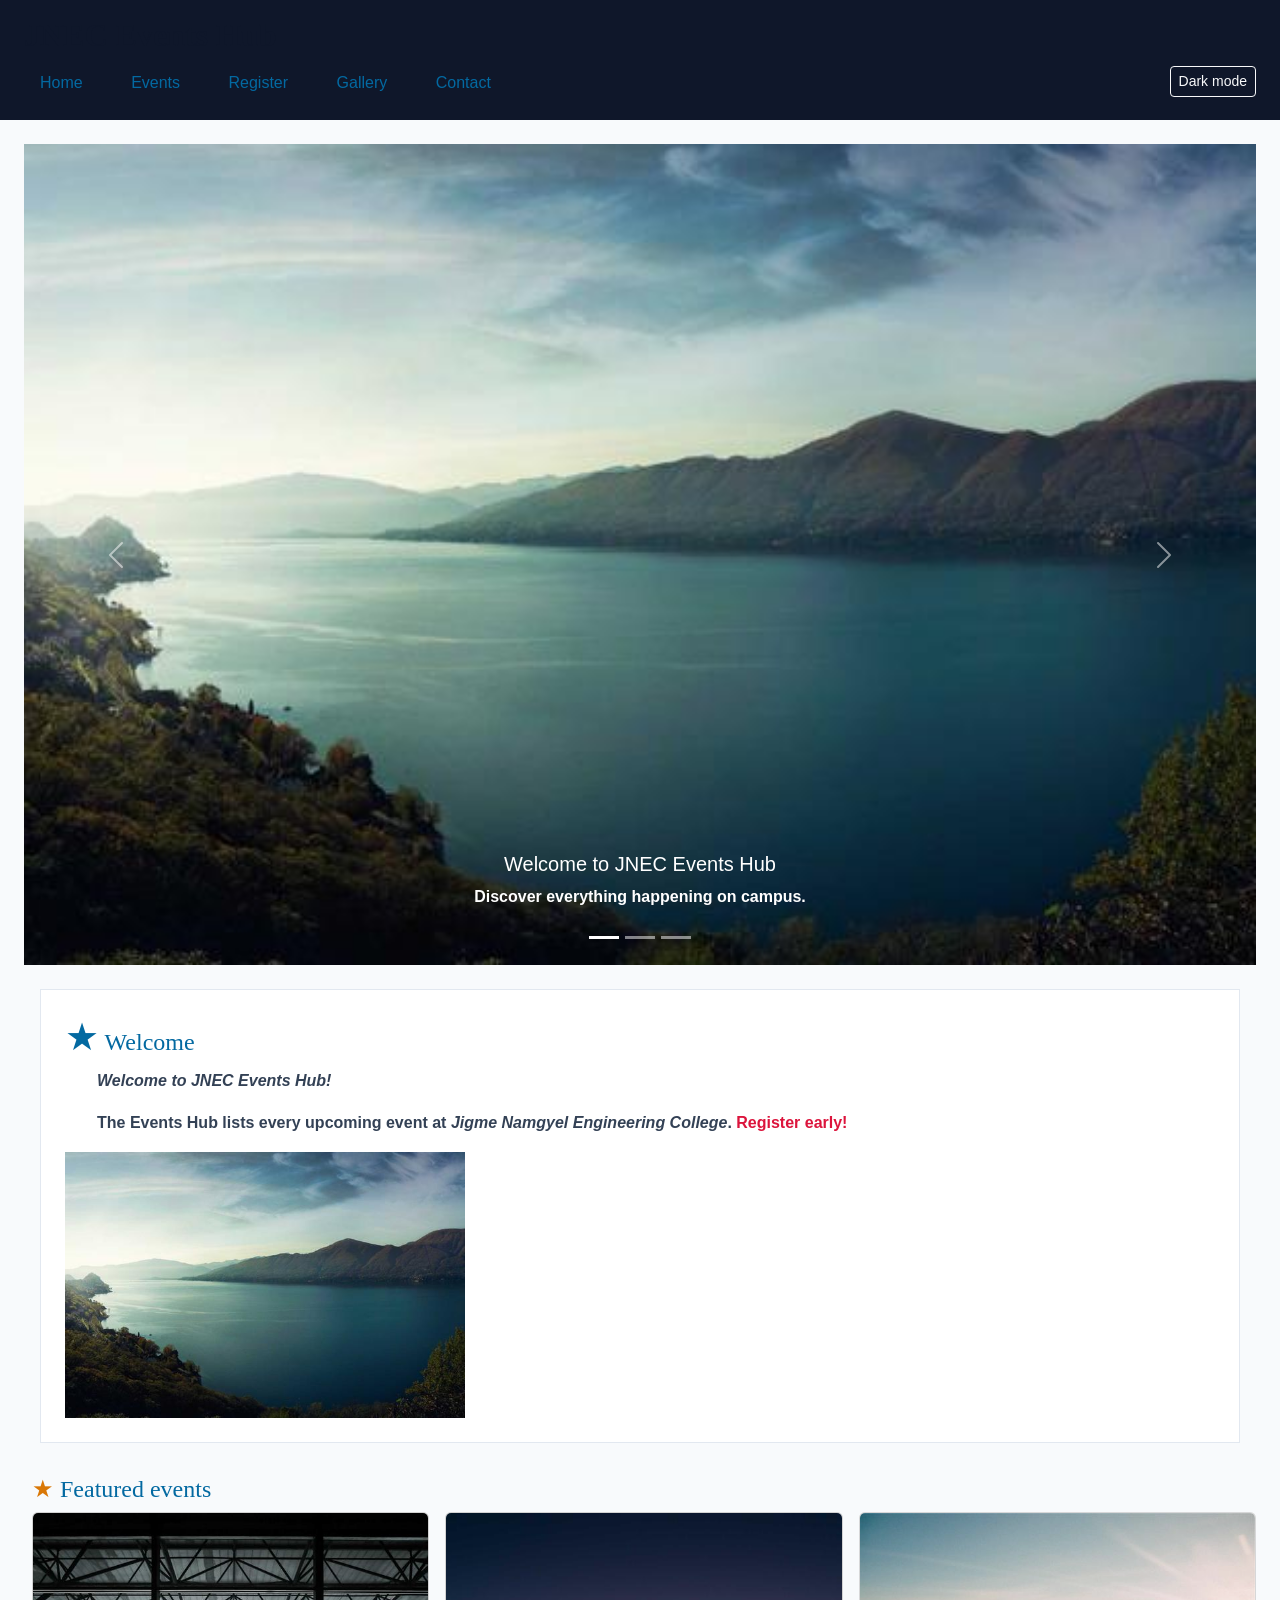
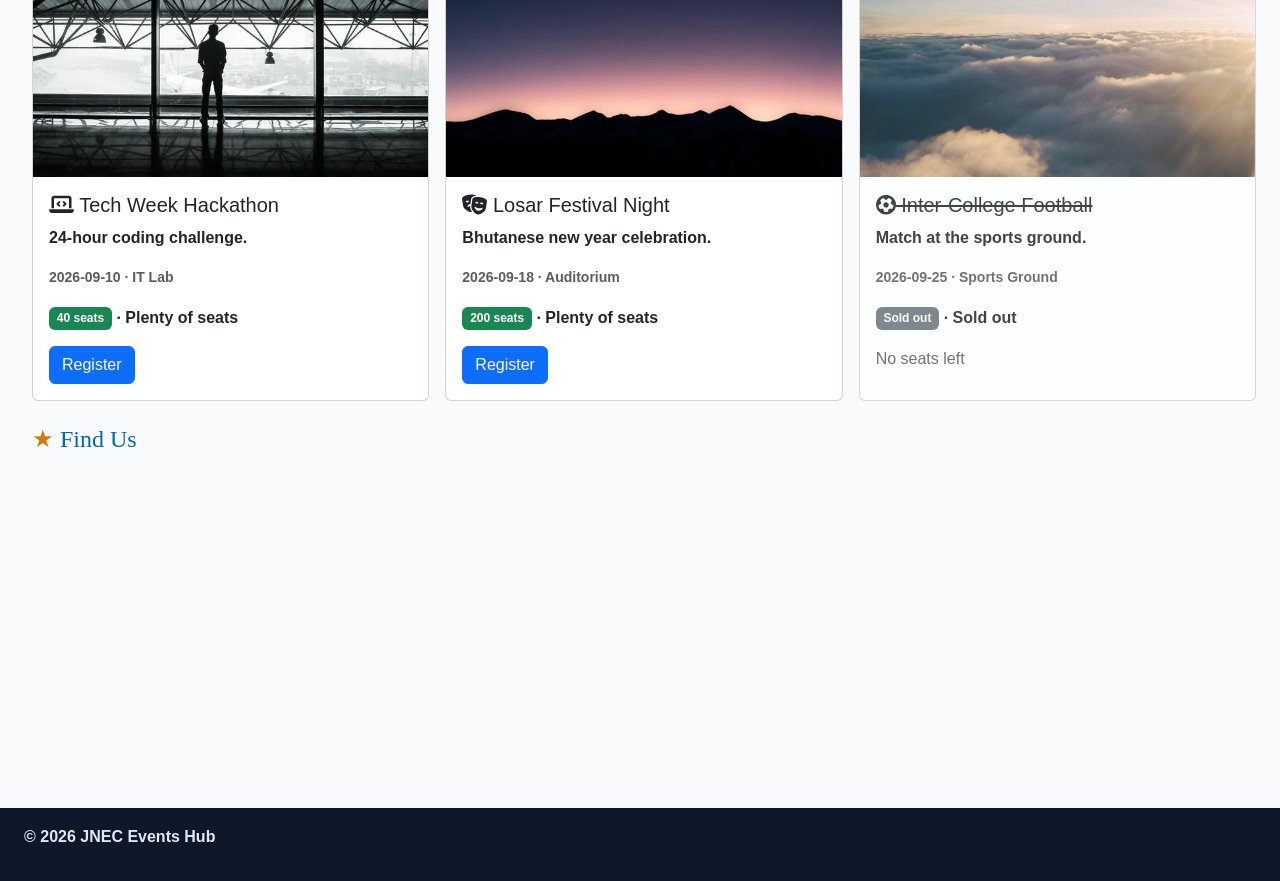
<file: index.html>
<!DOCTYPE html>
<html lang="en">
<head>
  <meta charset="UTF-8">
  <meta name="viewport" content="width=device-width, initial-scale=1.0">
  <title>JNEC Events Hub — Home</title>
  <link href="https://cdn.jsdelivr.net/npm/bootstrap@5.3.3/dist/css/bootstrap.min.css" rel="stylesheet">
<link rel="stylesheet" href="https://cdnjs.cloudflare.com/ajax/libs/font-awesome/6.5.2/css/all.min.css">
<link rel="stylesheet" href="css/styles.css">
</head>
<body>
  <header id="top">
    <h1>JNEC Events Hub</h1> <button type="button" id="darkToggle" class="btn btn-sm btn-outline-light">Dark mode</button>
    <nav>
      <a href="index.html" title="Go to home page">Home</a>
      <a href="events.html">Events</a>
      <a href="register.html">Register</a>
      <a href="gallery.html">Gallery</a>
      <a href="contact.html">Contact</a>
    </nav>
  </header>

          <main>

          <div id="eventsCarousel" class="carousel slide mb-4" data-bs-ride="carousel">
            <div class="carousel-indicators">
              <button type="button" data-bs-target="#eventsCarousel" data-bs-slide-to="0" class="active" aria-current="true" aria-label="Slide 1"></button>
              <button type="button" data-bs-target="#eventsCarousel" data-bs-slide-to="1" aria-label="Slide 2"></button>
              <button type="button" data-bs-target="#eventsCarousel" data-bs-slide-to="2" aria-label="Slide 3"></button>
            </div>
            <div class="carousel-inner">
              <div class="carousel-item active">
                <img src="media/campus.jpg" class="d-block w-100" alt="JNEC campus">
                <div class="carousel-caption d-none d-md-block">
                  <h5>Welcome to JNEC Events Hub</h5>
                  <p>Discover everything happening on campus.</p>
                </div>
              </div>
              <div class="carousel-item">
                <img src="media/hackathon.jpg" class="d-block w-100" alt="Tech Week Hackathon">
                <div class="carousel-caption d-none d-md-block">
                  <h5>Tech Week Hackathon</h5>
                  <p>24-hour coding challenge.</p>
                </div>
              </div>
              <div class="carousel-item">
                <img src="media/losar.jpg" class="d-block w-100" alt="Losar Festival Night">
                <div class="carousel-caption d-none d-md-block">
                  <h5>Losar Festival Night</h5>
                  <p>Bhutanese new year celebration.</p>
                </div>
              </div>
            </div>
            <button class="carousel-control-prev" type="button" data-bs-target="#eventsCarousel" data-bs-slide="prev">
              <span class="carousel-control-prev-icon" aria-hidden="true"></span>
              <span class="visually-hidden">Previous</span>
            </button>
            <button class="carousel-control-next" type="button" data-bs-target="#eventsCarousel" data-bs-slide="next">
              <span class="carousel-control-next-icon" aria-hidden="true"></span>
              <span class="visually-hidden">Next</span>
            </button>
          </div>

    <section id="welcome" class="intro">
      <h2>Welcome</h2>
      <p id="welcomeMsg">Welcome.</p>
      <p>The <strong>Events Hub</strong> lists every upcoming event at
        <em>Jigme Namgyel Engineering College</em>.
        <span class="highlight" title="Registrations close 3 days before each event">Register early!</span></p>
      <img src="media/campus.jpg" alt="JNEC campus" width="400" title="Our campus in Dewathang">
    </section>
        <section id="featured">
      <h2>Featured events</h2>
      <div class="row g-3" id="home-events"></div>
    </section>
    
    <section id="location">
      <h2>Find Us</h2>
      <iframe
        src="https://www.openstreetmap.org/export/embed.html?bbox=91.44,26.85,91.48,26.88"
        width="400" height="250" title="Campus map"></iframe>
    </section>
  </main>

  <footer>
    <p>&copy; <span id="year"></span> JNEC Events Hub</p>
  </footer>
  <script src="https://cdn.jsdelivr.net/npm/bootstrap@5.3.3/dist/js/bootstrap.bundle.min.js"></script>
  <script src="js/main.js"></script>
  </body>
</html>
</file>
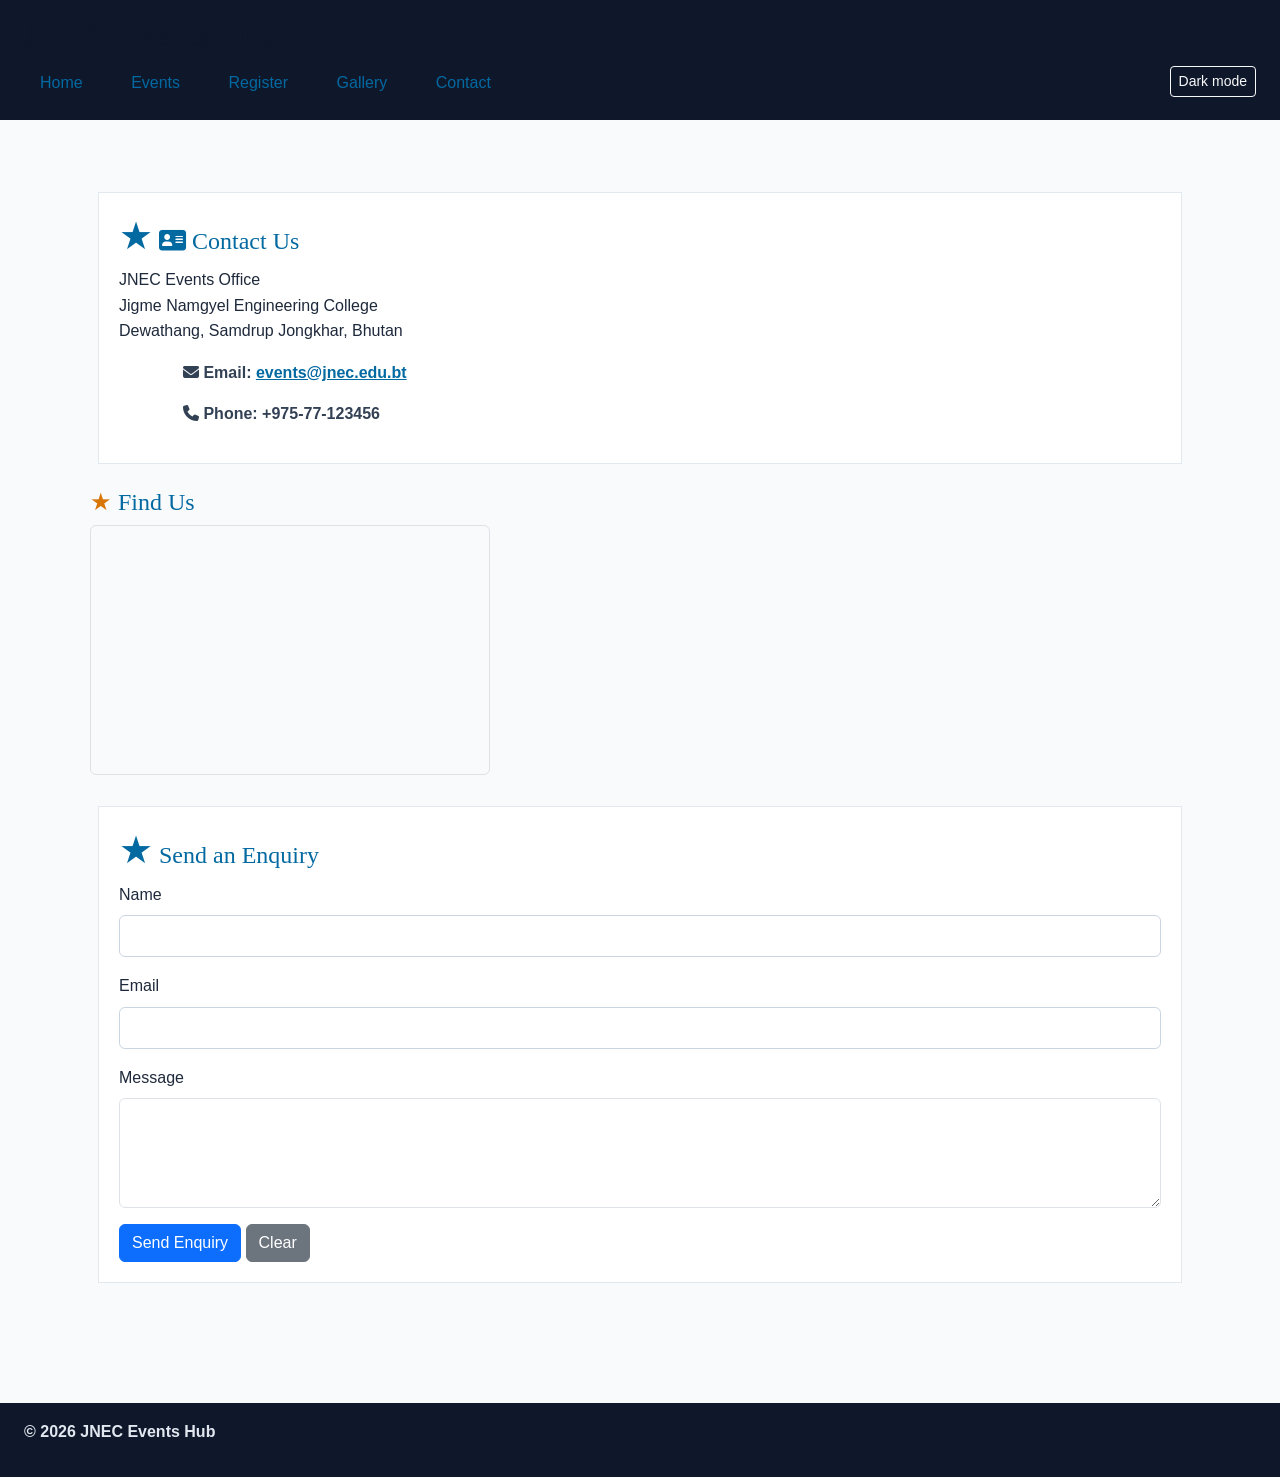
<file: contact.html>
<!DOCTYPE html>
<html lang="en">
<head>
  <meta charset="UTF-8">
  <meta name="viewport" content="width=device-width, initial-scale=1.0">
  <title>JNEC Events Hub — Contact</title>
  <link href="https://cdn.jsdelivr.net/npm/bootstrap@5.3.3/dist/css/bootstrap.min.css" rel="stylesheet">
<link rel="stylesheet" href="https://cdnjs.cloudflare.com/ajax/libs/font-awesome/6.5.2/css/all.min.css">
<link rel="stylesheet" href="css/styles.css"> 
</head>
<body>
  <header id="top">
    <h1>JNEC Events Hub</h1> <button type="button" id="darkToggle" class="btn btn-sm btn-outline-light">Dark mode</button>
    <nav>
      <a href="index.html" title="Go to home page">Home</a>
      <a href="events.html">Events</a>
      <a href="register.html">Register</a>
      <a href="gallery.html">Gallery</a>
      <a href="contact.html">Contact</a>
    </nav>
  </header>

        <main>
      <div class="container py-4">

        <section id="contact-details" class="intro mb-4">
          <h2><i class="fa-solid fa-address-card"></i> Contact Us</h2>
          <address>
            JNEC Events Office<br>
            Jigme Namgyel Engineering College<br>
            Dewathang, Samdrup Jongkhar, Bhutan
          </address>
          <p><i class="fa-solid fa-envelope"></i> Email: <a href="mailto:events@jnec.edu.bt">events@jnec.edu.bt</a></p>
          <p><i class="fa-solid fa-phone"></i> Phone: +975-77-123456</p>
        </section>

        <section id="contact-map" class="mb-4">
          <h2>Find Us</h2>
          <iframe
            src="https://www.openstreetmap.org/export/embed.html?bbox=91.44,26.85,91.48,26.88"
            width="400" height="250" title="Campus map" class="border rounded"></iframe>
        </section>

        <section id="enquiry" class="intro">
          <h2>Send an Enquiry</h2>
          <form action="#" method="post" id="enquiryForm">
            <div class="mb-3">
              <label for="ename" class="form-label">Name</label>
              <input type="text" class="form-control" id="ename" name="name">
            </div>

            <div class="mb-3">
              <label for="eemail" class="form-label">Email</label>
              <input type="text" class="form-control" id="eemail" name="email">
            </div>

            <div class="mb-3">
              <label for="emessage" class="form-label">Message</label>
              <textarea class="form-control" id="emessage" name="message" rows="4"></textarea>
            </div>

            <button type="submit" class="btn btn-primary">Send Enquiry</button>
            <button type="reset" class="btn btn-secondary">Clear</button>
          </form>
        </section>

      </div>
      </main>

  <footer>
    <p>&copy; <span id="year"></span> JNEC Events Hub</p>
  </footer>
  <script src="https://cdn.jsdelivr.net/npm/bootstrap@5.3.3/dist/js/bootstrap.bundle.min.js"></script>
  <script src="js/main.js"></script>
</body>
</html>
</file>
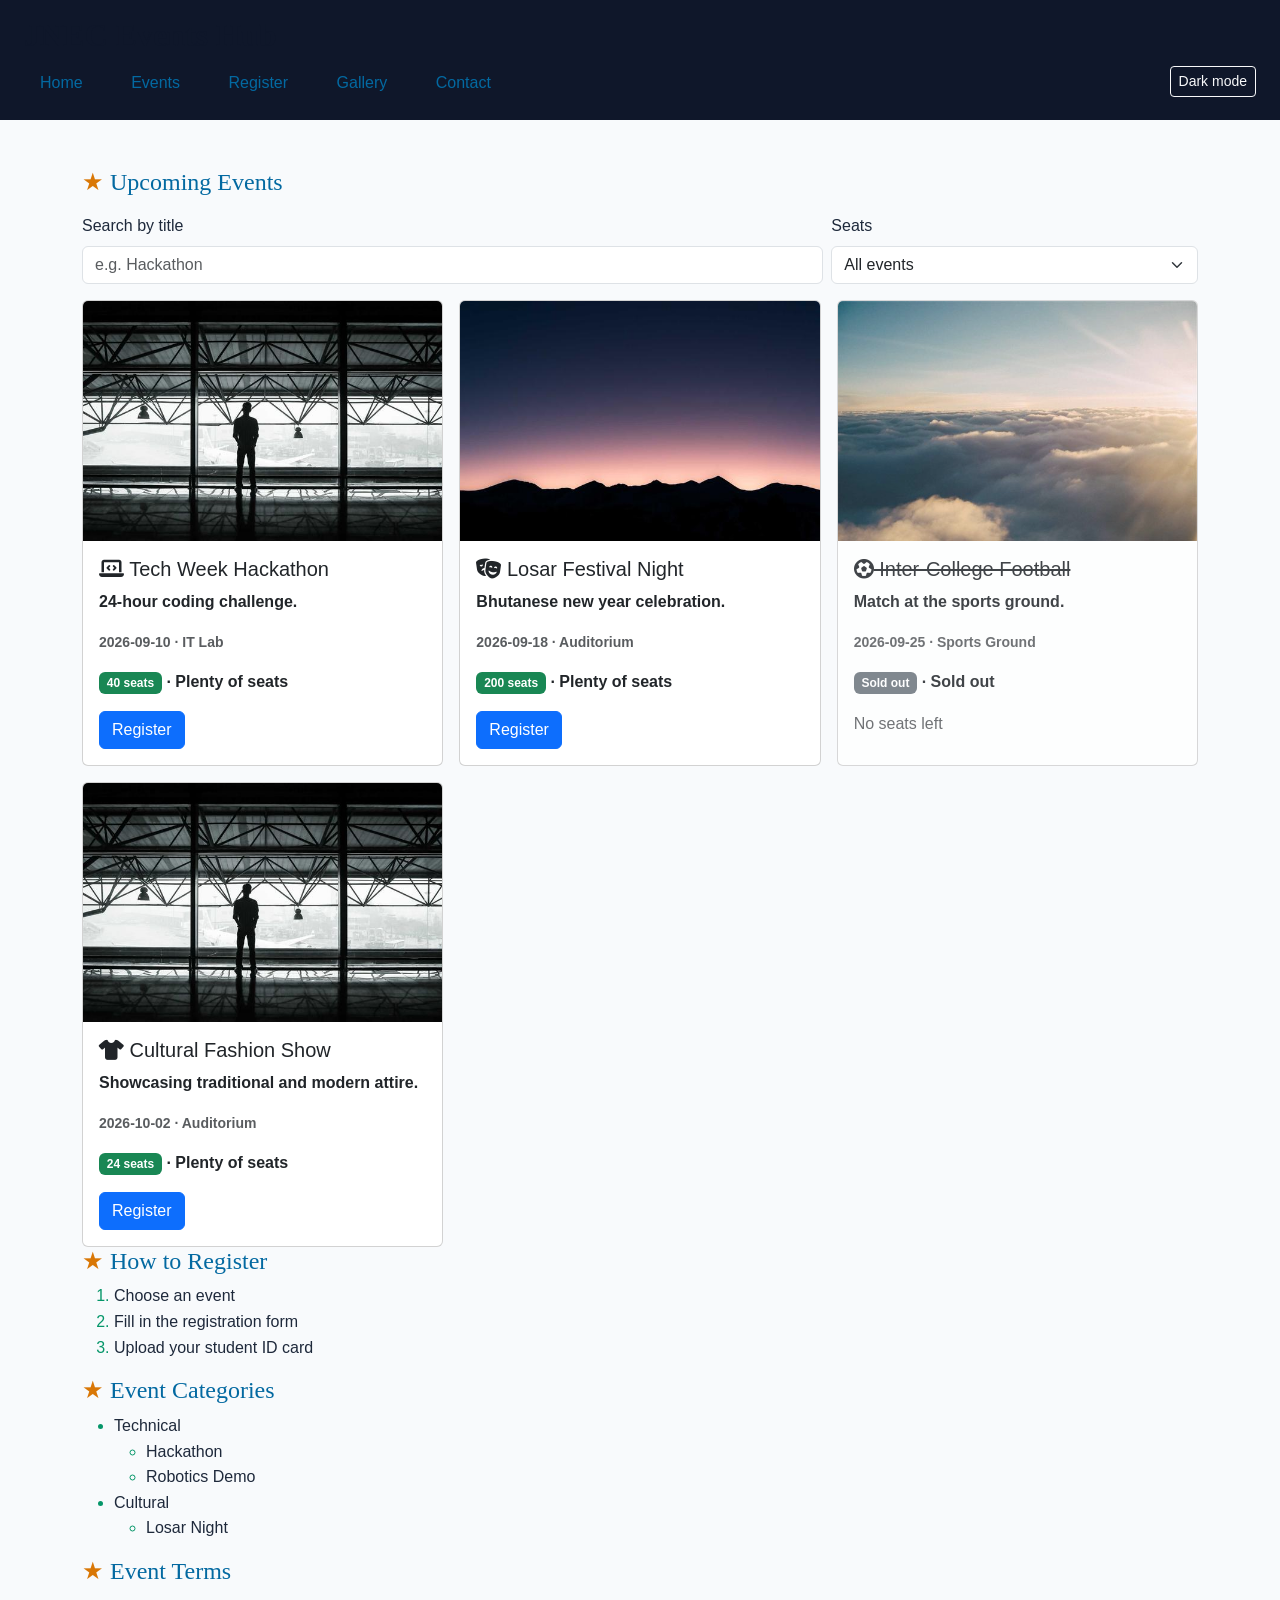
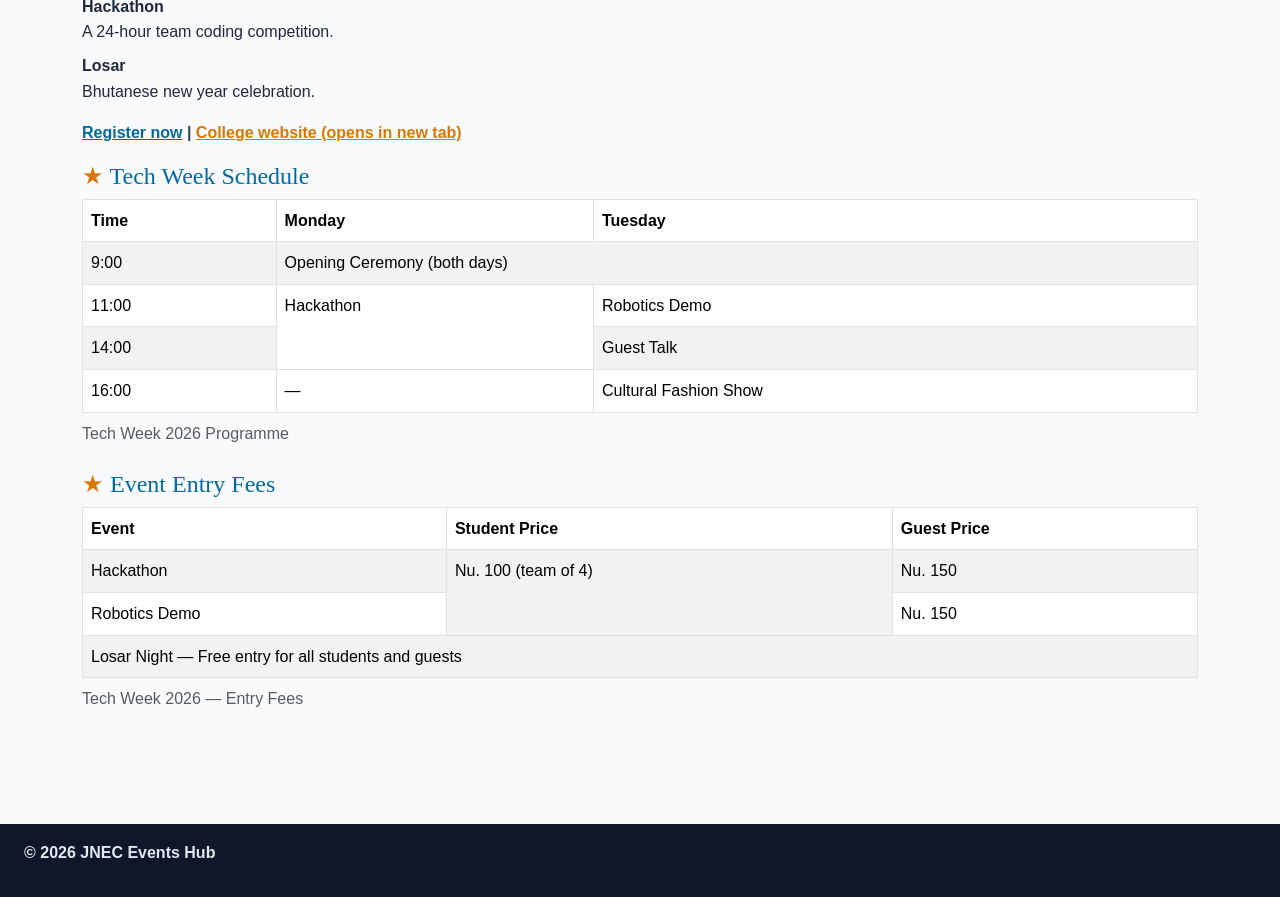
<file: events.html>
<!DOCTYPE html>
<html lang="en">
<head>
  <meta charset="UTF-8">
  <meta name="viewport" content="width=device-width, initial-scale=1.0">
  <title>JNEC Events Hub — Events</title>
  <link href="https://cdn.jsdelivr.net/npm/bootstrap@5.3.3/dist/css/bootstrap.min.css" rel="stylesheet">
<link rel="stylesheet" href="https://cdnjs.cloudflare.com/ajax/libs/font-awesome/6.5.2/css/all.min.css">
<link rel="stylesheet" href="css/styles.css">
</head>
<body>
  <header id="top">
    <h1>JNEC Events Hub</h1> <button type="button" id="darkToggle" class="btn btn-sm btn-outline-light">Dark mode</button>
    <nav>
      <a href="index.html" title="Go to home page">Home</a>
      <a href="events.html">Events</a>
      <a href="register.html">Register</a>
      <a href="gallery.html">Gallery</a>
      <a href="contact.html">Contact</a>
    </nav>
  </header>

  <main>
  <div class="container py-4">
    <h2 class="mb-3">Upcoming Events</h2>
      <div class="row g-2 mb-3">
      <div class="col-md-8">
        <label for="search" class="form-label">Search by title</label>
        <input type="search" id="search" class="form-control" placeholder="e.g. Hackathon">
      </div>
      <div class="col-md-4">
        <label for="seat-filter" class="form-label">Seats</label>
        <select id="seat-filter" class="form-select">
          <option value="all">All events</option>
          <option value="open">Open seats</option>
          <option value="full">Sold out</option>
        </select>
      </div>
    </div>
    <div class="row g-3" id="eventList"></div>

    <h2>How to Register</h2>
    <ol type="1">
      <li>Choose an event</li>
      <li>Fill in the registration form</li>
      <li>Upload your student ID card</li>
    </ol>

    <h2>Event Categories</h2>
    <ul>
      <li>Technical
        <ul>
          <li>Hackathon</li>
          <li>Robotics Demo</li>
        </ul>
      </li>
      <li>Cultural
        <ul><li>Losar Night</li></ul>
      </li>
    </ul>

    <h2>Event Terms</h2>
    <dl>
      <dt>Hackathon</dt>
      <dd>A 24-hour team coding competition.</dd>
      <dt>Losar</dt>
      <dd>Bhutanese new year celebration.</dd>
    </dl>

    <p><a href="register.html">Register now</a> |
    <a href="https://www.jnec.edu.bt" target="_blank" rel="noopener">
    College website (opens in new tab)</a></p>    <h2>Tech Week Schedule</h2>
     <table  class="table table-striped table-bordered">
      <caption>Tech Week 2026 Programme</caption>
      <thead>
        <tr><th>Time</th><th>Monday</th><th>Tuesday</th></tr>
      </thead>
      <tbody>
        <tr>
          <td>9:00</td>
          <td colspan="2">Opening Ceremony (both days)</td>
        </tr>
        <tr>
          <td>11:00</td>
          <td rowspan="2">Hackathon</td>
          <td>Robotics Demo</td>
        </tr>
        <tr>
          <td>14:00</td>
          <td>Guest Talk</td>
        </tr>
        <tr>
          <td>16:00</td>
          <td>—</td>
          <td>Cultural Fashion Show</td>
        </tr>
      </tbody>
    </table> 
<h2>Event Entry Fees</h2>
<table class="table table-striped table-bordered">
  <caption>Tech Week 2026 — Entry Fees</caption>
  <thead>
    <tr><th>Event</th><th>Student Price</th><th>Guest Price</th></tr>
  </thead>
  <tbody>
    <tr>
      <td>Hackathon</td>
      <td rowspan="2">Nu. 100 (team of 4)</td>
      <td>Nu. 150</td>
    </tr>
    <tr>
      <td>Robotics Demo</td>
      <td>Nu. 150</td>
    </tr>
    <tr>
      <td colspan="3">Losar Night — Free entry for all students and guests</td>
    </tr>
  </tbody>
</table>
</div>
  </main>

  <footer>
    <p>&copy; <span id="year"></span> JNEC Events Hub</p>
  </footer>
  <script src="https://cdn.jsdelivr.net/npm/bootstrap@5.3.3/dist/js/bootstrap.bundle.min.js"></script>
  <script src="js/main.js"></script>
</body>
</html>
</file>
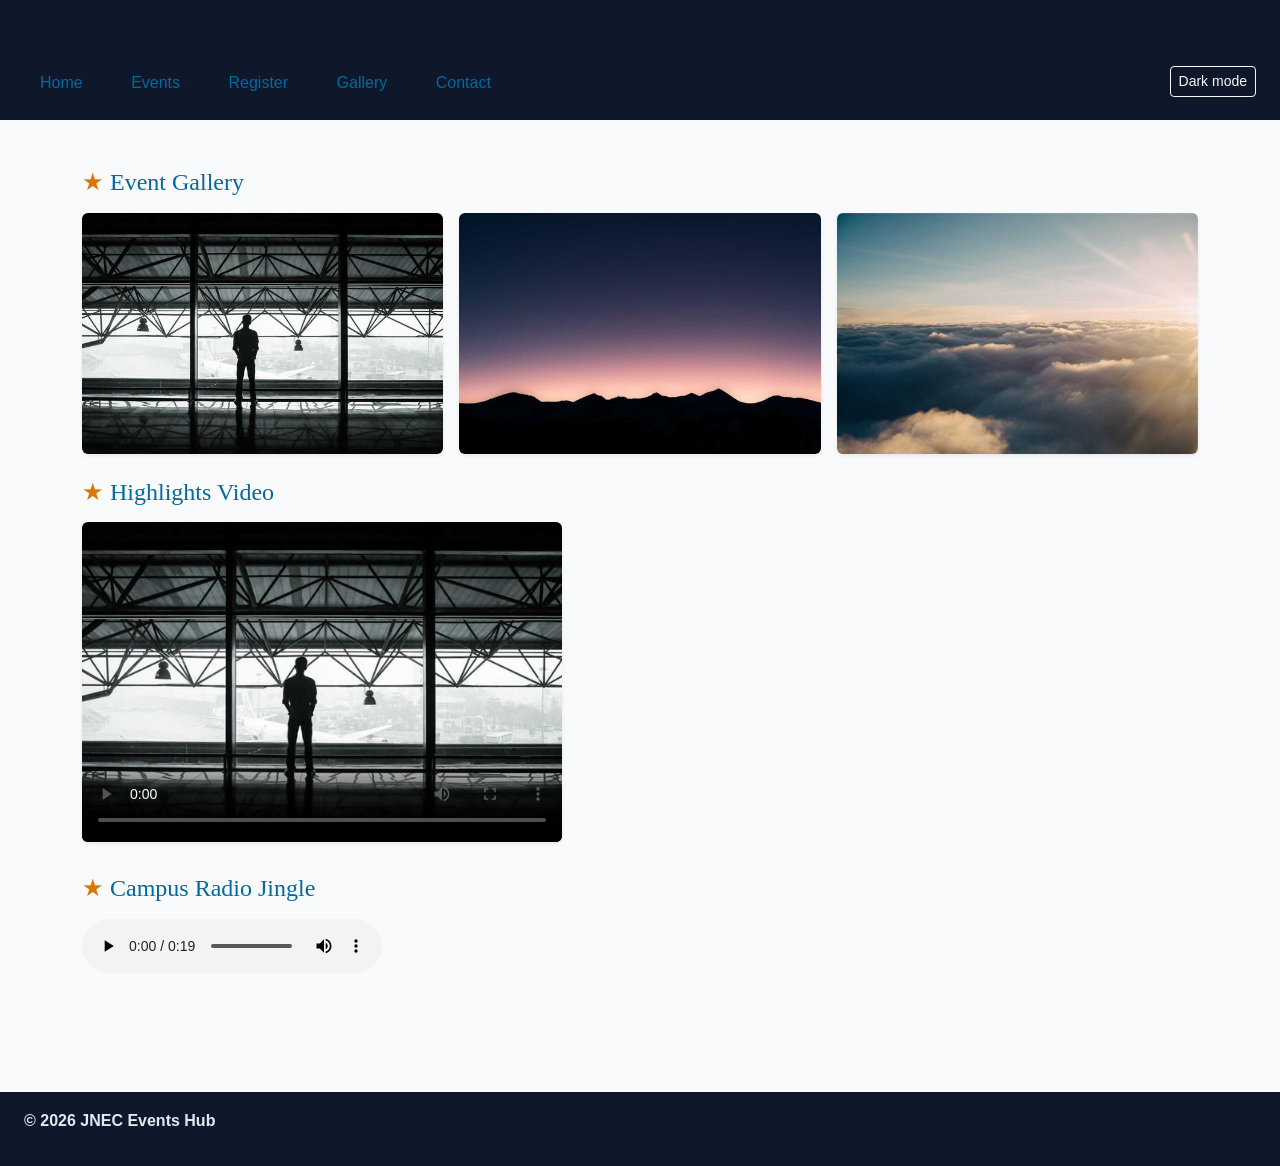
<file: gallery.html>
<!DOCTYPE html>
<html lang="en">
<head>
  <meta charset="UTF-8">
  <meta name="viewport" content="width=device-width, initial-scale=1.0">
  <title>JNEC Events Hub — Gallery</title>
 <link href="https://cdn.jsdelivr.net/npm/bootstrap@5.3.3/dist/css/bootstrap.min.css" rel="stylesheet">
<link rel="stylesheet" href="https://cdnjs.cloudflare.com/ajax/libs/font-awesome/6.5.2/css/all.min.css">
<link rel="stylesheet" href="css/styles.css">
</head>
<body>
  <header id="top">
    <h1>JNEC Events Hub</h1> <button type="button" id="darkToggle" class="btn btn-sm btn-outline-light">Dark mode</button>
    <nav>
      <a href="index.html" title="Go to home page">Home</a>
      <a href="events.html">Events</a>
      <a href="register.html">Register</a>
      <a href="gallery.html">Gallery</a>
      <a href="contact.html">Contact</a>
    </nav>
  </header>

        <main>
      <div class="container py-4">

        <h2 class="mb-3">Event Gallery</h2>
        <div class="row g-3 mb-4">
          <div class="col-md-4">
            <img src="media/hackathon.jpg" class="img-fluid rounded shadow-sm" alt="Students brainstorming at the hackathon">
          </div>
          <div class="col-md-4">
            <img src="media/losar.jpg" class="img-fluid rounded shadow-sm" alt="Losar celebration">
          </div>
          <div class="col-md-4">
            <img src="media/football.jpg" class="img-fluid rounded shadow-sm" alt="Inter-college football match">
          </div>
        </div>

        <h2 class="mb-3">Highlights Video</h2>
        <video controls width="480" poster="media/hackathon.jpg" class="rounded shadow-sm mb-4">
          <source src="media/highlights.mp4" type="video/mp4">
          Sorry, your browser does not support the video element.
        </video>

        <h2 class="mb-3">Campus Radio Jingle</h2>
        <audio controls class="mb-4">
          <source src="media/jingle.mp3" type="audio/mpeg">
          Sorry, your browser does not support the audio element.
        </audio>

      </div>
      </main>

  <footer>
    <p>&copy; <span id="year"></span> JNEC Events Hub</p>
  </footer>
  <script src="https://cdn.jsdelivr.net/npm/bootstrap@5.3.3/dist/js/bootstrap.bundle.min.js"></script>
  <script src="js/main.js"></script>
</body>
</html>
</file>
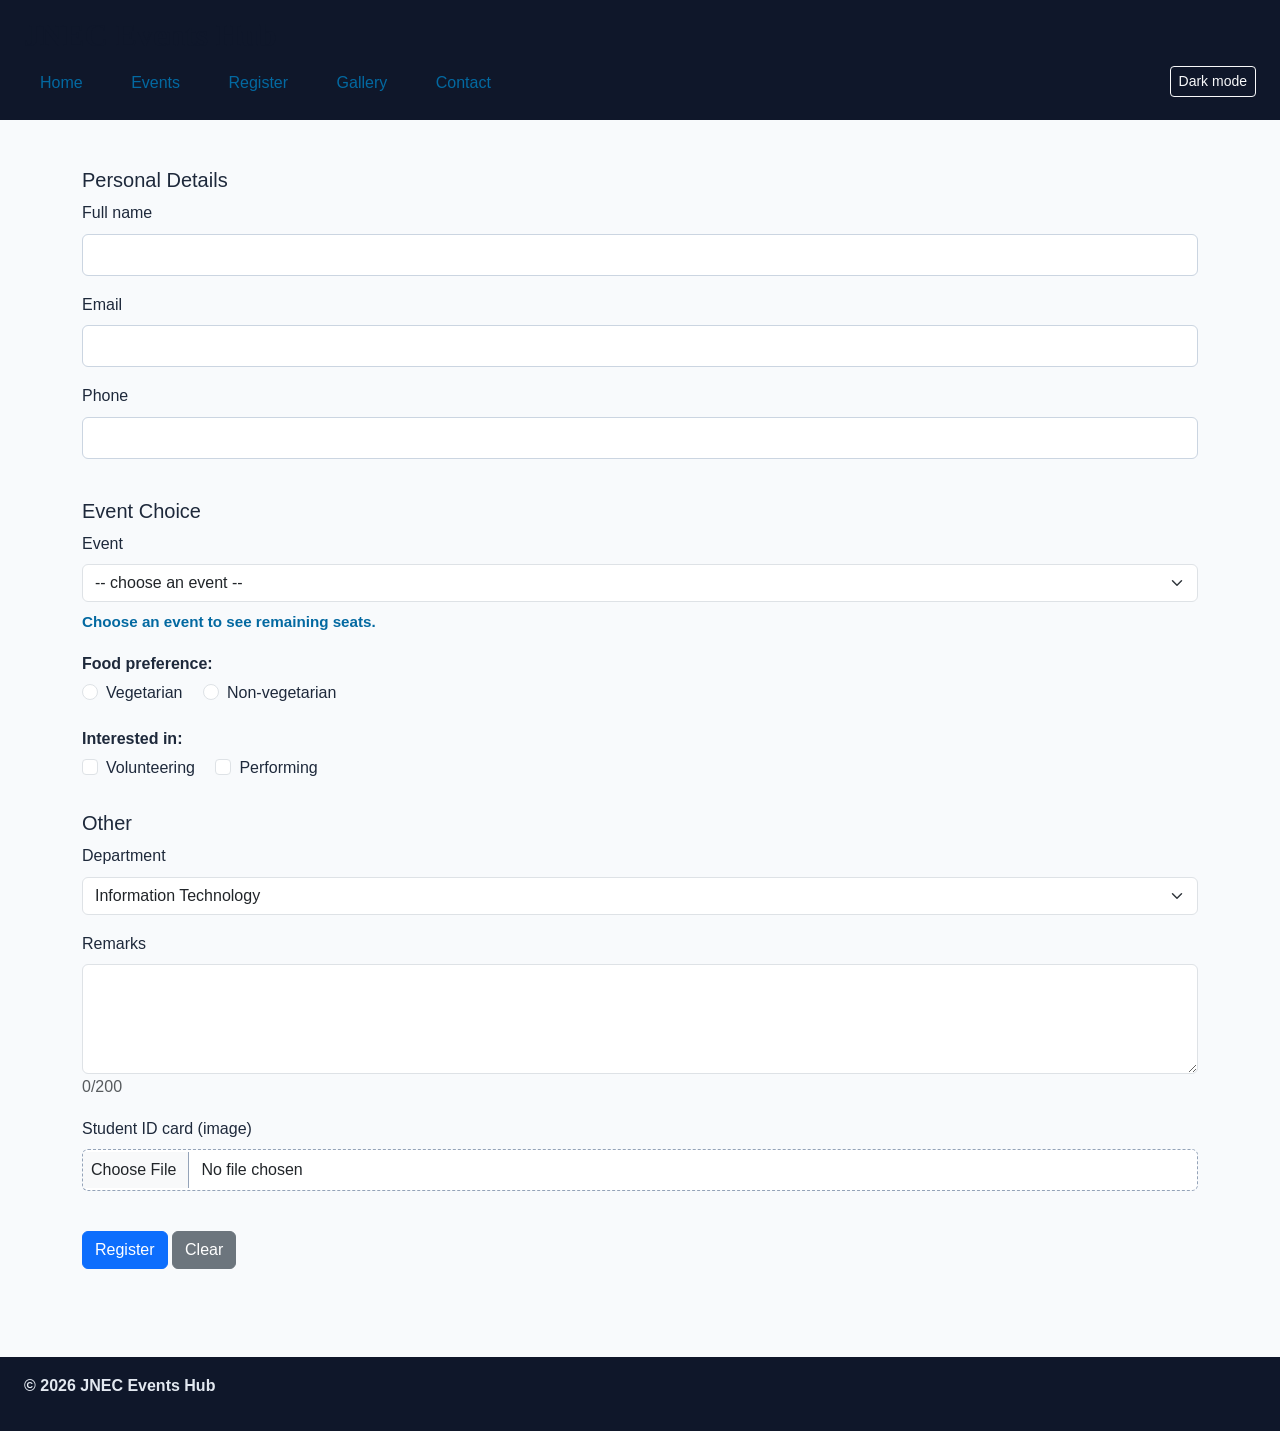
<file: register.html>
<!DOCTYPE html>
<html lang="en">
<head>
  <meta charset="UTF-8">
  <meta name="viewport" content="width=device-width, initial-scale=1.0">
  <title>JNEC Events Hub — Register</title>
  <link href="https://cdn.jsdelivr.net/npm/bootstrap@5.3.3/dist/css/bootstrap.min.css" rel="stylesheet">
<link rel="stylesheet" href="https://cdnjs.cloudflare.com/ajax/libs/font-awesome/6.5.2/css/all.min.css">
<link rel="stylesheet" href="css/styles.css">
</head>
<body>
  <header id="top">
    <h1>JNEC Events Hub</h1> <button type="button" id="darkToggle" class="btn btn-sm btn-outline-light">Dark mode</button>
    <nav>
      <a href="index.html" title="Go to home page">Home</a>
      <a href="events.html">Events</a>
      <a href="register.html">Register</a>
      <a href="gallery.html">Gallery</a>
      <a href="contact.html">Contact</a>
    </nav>
  </header>

         <main>
        <div class="container py-4">
          <form action="#" method="post" enctype="multipart/form-data" id="regForm">
          <fieldset class="mb-4">
            <legend class="h5">Personal Details</legend>
            <div class="mb-3">
              <label for="fullname" class="form-label">Full name</label>
              <input type="text" class="form-control" id="fullname" name="fullname">
              <span id="err-fullname" class="error"></span>
            </div>

            <div class="mb-3">
              <label for="email" class="form-label">Email</label>
              <input type="text" class="form-control" id="email" name="email">
                      <span id="err-email" class="error"></span>
            </div>

            <div class="mb-3">
              <label for="phone" class="form-label">Phone</label>
              <input type="text" class="form-control" id="phone" name="phone">
                      <span id="err-phone" class="error"></span>
            </div>
          </fieldset>

          <fieldset class="mb-4">
            <legend class="h5">Event Choice</legend>
            <div class="mb-3">
              <label for="event_id" class="form-label">Event</label>
              <select class="form-select" id="event_id" name="event_id">
                <option value="">-- choose an event --</option>
                <option value="1">Tech Week Hackathon</option>
                <option value="2">Losar Festival Night</option>
                <option value="3">Inter-College Football</option>
                <option value="4">Cultural Fashion Show</option>
              </select>
                      <span id="err-event_id" class="error"></span>
        <p id="seatsHint" class="seats-hint mt-2">Choose an event to see remaining seats.</p>
            </div>

            <p class="mb-1">Food preference:</p>
            <div class="form-check form-check-inline">
              <input class="form-check-input" type="radio" id="veg" name="food" value="veg">
              <label class="form-check-label" for="veg">Vegetarian</label>
            </div>
            <div class="form-check form-check-inline mb-3">
              <input class="form-check-input" type="radio" id="nonveg" name="food" value="nonveg">
              <label class="form-check-label" for="nonveg">Non-vegetarian</label>
            </div>
                  <span id="err-food" class="error"></span>

            <p class="mb-1">Interested in:</p>
            <div class="form-check form-check-inline">
              <input class="form-check-input" type="checkbox" id="volunteer" name="interests" value="volunteer">
              <label class="form-check-label" for="volunteer">Volunteering</label>
            </div>
            <div class="form-check form-check-inline">
              <input class="form-check-input" type="checkbox" id="perform" name="interests" value="perform">
              <label class="form-check-label" for="perform">Performing</label>
            </div>
                  <span id="err-interests" class="error"></span>
          </fieldset>

          <fieldset class="mb-4">
            <legend class="h5">Other</legend>
            <div class="mb-3">
              <label for="department" class="form-label">Department</label>
              <select class="form-select" id="department" name="department">
                <option value="it">Information Technology</option>
                <option value="civil">Civil</option>
                <option value="electrical">Electrical</option>
              </select>
            </div>

            <div class="mb-3">
              <label for="remarks" class="form-label">Remarks</label>
                      <textarea class="form-control" id="remarks" name="remarks" rows="4" maxlength="200"></textarea>
        <span id="charCount" class="text-muted">0/200</span>
            </div>

            <div class="mb-3">
              <label for="id_card" class="form-label">Student ID card (image)</label>
              <input type="file" class="form-control" id="id_card" name="id_card">
            </div>
          </fieldset>

          <button type="submit" class="btn btn-primary">Register</button>
          <button type="reset" class="btn btn-secondary">Clear</button>
        </form>
        </div>
        </main> 

  <footer>
    <p>&copy; <span id="year"></span> JNEC Events Hub</p>
  </footer>
  <script src="https://cdn.jsdelivr.net/npm/bootstrap@5.3.3/dist/js/bootstrap.bundle.min.js"></script>
  <script src="js/main.js"></script>
  <script src="js/validate.js"></script>
</body>
</html>
</file>
<file: css/styles.css>
/* FILE: css/styles.css — shared by all Events Hub pages */
body {
  font-family: "Segoe UI", Arial, sans-serif;
  margin: 0;
  color: #1e293b;
  background: #f8fafc;
}

header {
  background: #0f172a;
  color: white;
  padding: 16px 24px;
}

nav a {
  color: #7dd3fc;
  margin-right: 12px;
  text-decoration: none;
}

footer {
  background: #0f172a;
  color: #e2e8f0;
  padding: 16px 24px;
  margin-top: 40px;
}

main {
  padding: 24px;
}

/* simple selectors */
h1 { color: #0f172a; }              /* element */
.intro { background: #f8fafc; }     /* class   */
#welcome { padding: 24px; }         /* id */
p.intro { font-size: 1.05rem; }     /* element.class */
h1, h2, h3 { font-family: Georgia, serif; }  /* grouping */

/* combinators */
nav a { text-decoration: none; }         /* descendant */
main > section { margin-bottom: 24px; }  /* child      */
h2 + p { font-style: italic; }           /* adjacent   */
h2 ~ p { color: #334155; }               /* general sibling */

/* pseudo-classes */
nav a:hover { color: #38bdf8; }
input:focus { outline: 2px solid #0369a1; }
input:checked + label { font-weight: 700; }
tr:nth-child(even) { background: #f1f5f9; }

/* anchor LVHA order */
a:link { color: #0369a1; }
a:visited { color: #7c3aed; }
a:hover { color: #0ea5e9; }
a:active { color: #b91c1c; }

/* pseudo-elements */
p::first-line { font-weight: bold; }
.intro::first-letter {
  font-size: 1.6em;
  color: #0369a1;
}
h2::before { content: "★ "; color: #d97706; }
li::marker { color: #059669; }
::selection { color: #7f1d1d; background: #fde68a; }

/* attribute selectors */
a[target="_blank"] { color: #d97706; }
input[type="file"] { border: 1px dashed #94a3b8; padding: 8px; }
input[type="text"] { border: 1px solid #cbd5e1; padding: 8px; }

/* typography */
body {
  font-family: "Segoe UI", Arial, sans-serif;
  font-size: 16px;
}
h1 { font-size: 2rem; font-weight: 700; }
h2 { font-size: 1.5rem; text-align: left; }
body { line-height: 1.6; }
.hero-title {
  letter-spacing: 0.04em;
  word-spacing: 0.1em;
}
em { font-style: italic; }

/* text layout */
.intro p {
  text-indent: 2em;
  text-align: justify;
}
.sold-out {
  text-decoration: line-through;
  text-decoration-color: #ef4444;
  text-decoration-style: solid;
}

/* colour: named, hex, RGB */
body { color: rgb(30, 41, 59); }   /* RGB */
h2 { color: #0369a1; }             /* hex */
.highlight { color: crimson; }     /* named */

/* margin & padding */
.intro {
  margin: 24px 16px 32px 16px;   /* top right bottom left */
  padding: 20px;                 /* all four sides */
  border: 1px solid #e2e8f0;
  background: white;
}
section {
  margin-bottom: 28px;
  padding-left: 8px;
}

/* display properties */
nav a {
  display: inline-block;
  padding: 8px 16px;
}
.admin-only { display: none; }
.badge { display: inline; }
.event-card { display: block; }

/* responsive images */
img { max-width: 100%; height: auto; }

/* media query — small screens */
@media (max-width: 600px) {
  nav a {
    display: block;
    margin: 4px 0;
  }
  body { font-size: 15px; }
}

/* ===== Practical IV: styles the scripts need ===== */
.error { color: #b91c1c; font-size: 0.9rem; display: block; margin-top: 0.25rem; }
.sold-out-card { opacity: 0.85; }
.sold-out-card .card-title { text-decoration: line-through; }
.seats-hint { font-size: 0.95rem; color: #0369a1; }

#darkToggle { float: right; margin-top: 4px; }

/* Register / Bootstrap button text stays readable (a:link would turn it blue) */
a.btn-primary, a.btn-primary:link, a.btn-primary:visited,
a.btn-primary:hover, a.btn-primary:active { color: #fff; }

/* dark mode (toggled by js/main.js) */
body.dark { background: #0f172a; color: #e2e8f0; }
body.dark header,
body.dark footer { background: #020617; }
body.dark .card,
body.dark .intro { background: #1e293b; color: #e2e8f0; border-color: #334155; }
body.dark h1,
body.dark h2 { color: #7dd3fc; }
body.dark .form-control,
body.dark .form-select { background: #1e293b; color: #e2e8f0; border-color: #334155; }
body.dark .seats-hint { color: #7dd3fc; }
body.dark .error { color: #fca5a5; }






body.dark .text-muted { color: #94a3b8 !important; }
body.dark .form-control::placeholder { color: #94a3b8; }
</file>
